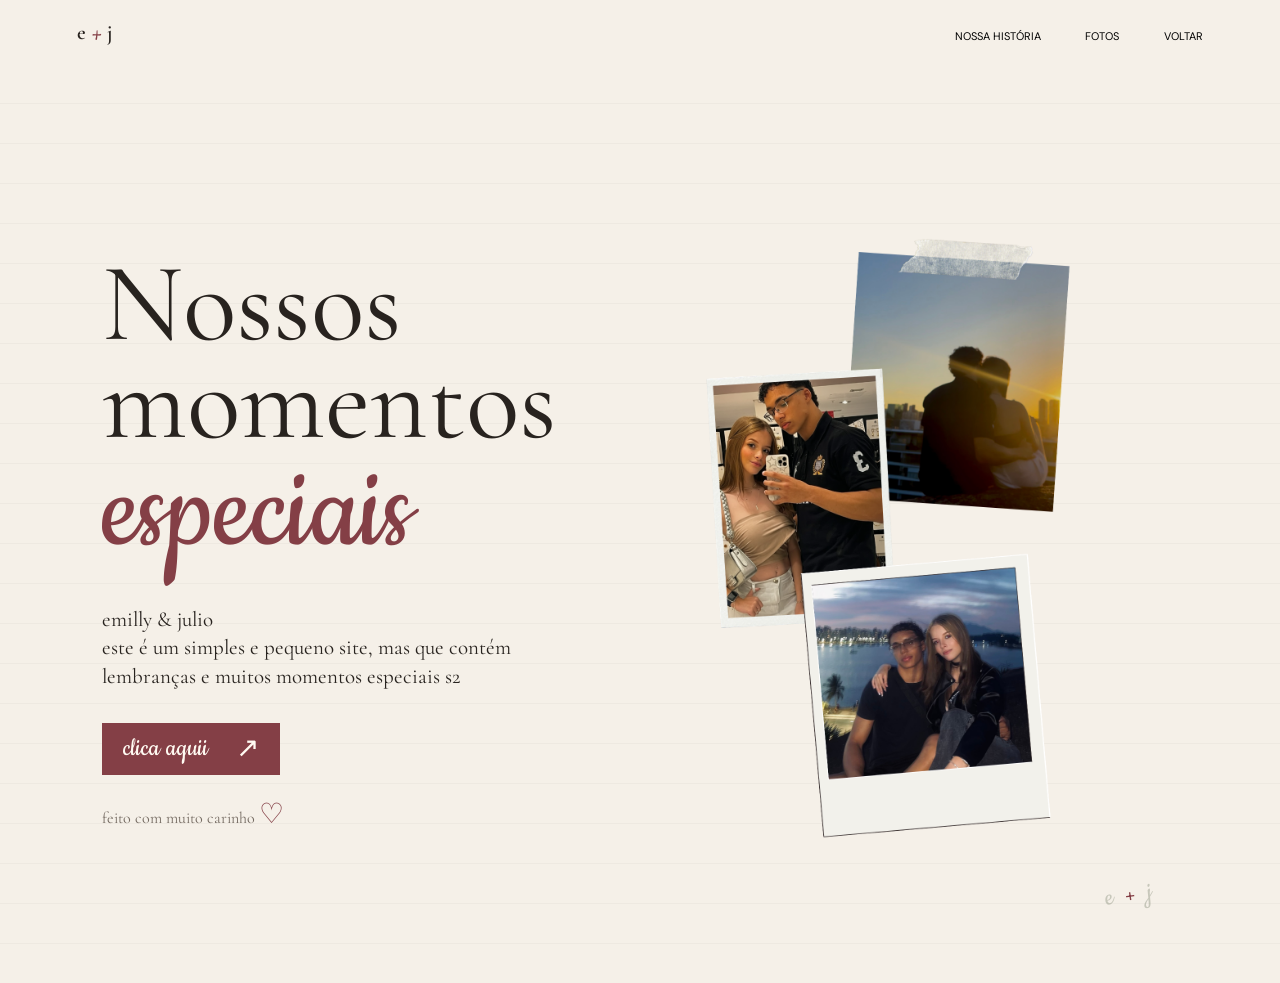
<file: sim ou nao/pagina inicial/index.html>
<!DOCTYPE html>
<html lang="pt-BR">
<head>
    <meta charset="UTF-8">
    <meta name="viewport" content="width=device-width, initial-scale=1.0">
    <title>Emilly &amp; Julio | Nossos momentos</title>
    <link rel="preconnect" href="https://fonts.googleapis.com">
    <link rel="preconnect" href="https://fonts.gstatic.com" crossorigin>
    <link href="https://fonts.googleapis.com/css2?family=Cormorant+Garamond:ital,wght@0,400;0,500;0,600;1,400;1,500&family=DM+Sans:wght@300;400;500&display=swap"
    rel="stylesheet">
    <link href="https://fonts.googleapis.com/css2?family=Cookie&display=swap" rel="stylesheet">
    <link rel="stylesheet" href="style.css">
    <script src="script.js" defer></script>
</head>
<body>
    <main class="hero">
        <header>
            <a id="logo" href="index.html" aria-label="Emilly e Julio, início">e <span>+</span> j</a>
            <nav class="menu">
                <ul id="atalhos" aria-label="Navegação principal">
                    <li id="item-menu"><a href="#momentos" id="abrir-historia">nossa história</a></li>
                    <li id="item-menu"><a href="galeria.html">fotos</a></li>
                    <li id="item-menu"><a href="../simnao.html">voltar</a></li>
                </ul>
            </nav>
        </header>
        <section class="hero-container" id="momentos" aria-labelledby="titulo-inicial">
            <div class="hero-copy">
                <h1 id="titulo-inicial">Nossos momentos <span>especiais</span></h1>
                <p id="info-gerais">emilly &amp; julio<br>este é um simples e pequeno site, mas que contém <br> lembranças e muitos momentos especiais s2 </p>
                <button class="open-gallery" id="abrir-galeria" type="button">
                    <span>clica aquii</span><span aria-hidden="true">↗</span>
                </button>
                <p class="hero-note">feito com muito carinho  <span aria-hidden="true">♡</span></p>
            </div>
            <img class="hero-collage" src="img/colagem1.png" alt="Colagem de fotos de Emilly e Julio juntos">
        </section>
        <div class="hero-mark" aria-hidden="true"><span>e</span><i>+</i><span>j</span></div>
    </main>
    <dialog class="password-dialog" id="dialog-senha" aria-labelledby="titulo-senha">
        <form id="form-senha">
            <button class="dialog-close" type="button" id="fechar-dialog" aria-label="Fechar">×</button>
            <p class="eyebrow">nossas fotos</p>
            <h2 id="titulo-senha">Qual é a senha?</h2>
            <label for="senha">(A data da nossa primeira quadrilha)</label>
            <input id="senha" name="senha" type="text" inputmode="numeric" autocomplete="off" placeholder="DD/MM/AAAA" required>
            <p class="form-error" id="erro-senha" role="alert"></p>
            <button class="submit-password" type="submit">abrir nossas fotos ㅤ♡<span aria-hidden="true">↗</span></button>
        </form>
    </dialog>
</body>
</html>
</file>
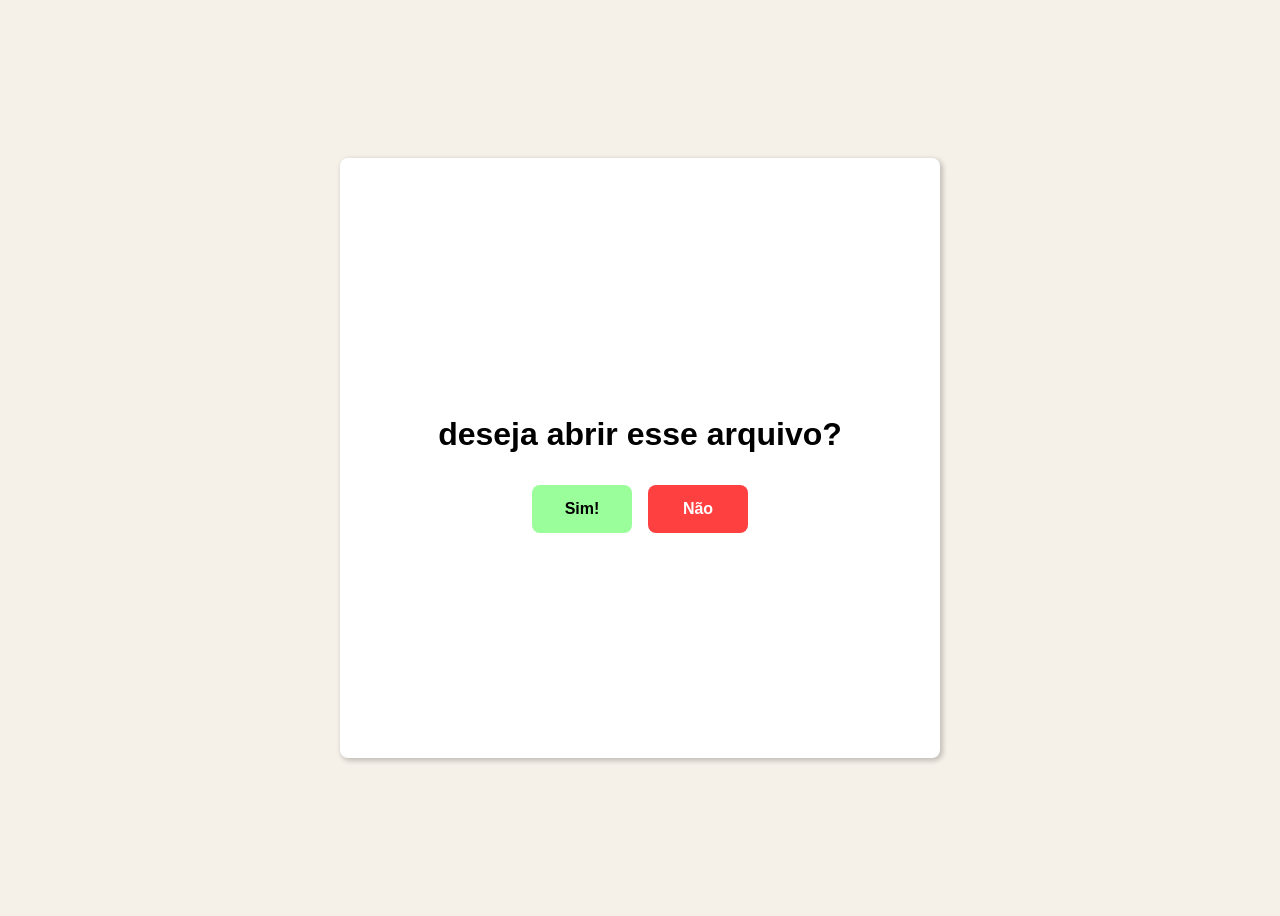
<file: sim ou nao/simnao.html>
<!DOCTYPE html>
<html lang="pt-BR">
  <head>
    <meta charset="UTF-8" />
    <meta name="viewport" content="width=device-width, initial-scale=1.0" />

    <link rel="stylesheet" href="style.css" />
    <title>sim ou não</title>
  </head>
  <body>
    <div class="card" id="card">
      <div class="question" id="question">
        <p>deseja abrir esse arquivo?</p>
        <div class="buttons">
          <a href="../sim ou nao/pagina inicial/index.html">
            <button id="yes" class="btn-yes" >Sim!</button> 
          </a>
          
          <button id="no" class="btn-no">Não</button>
        </div>
      </div>

      <div class="answer" id="answer">
       
      </div>
    </div>
    <script src="script.js"></script>
  </body>
</html>
</file>
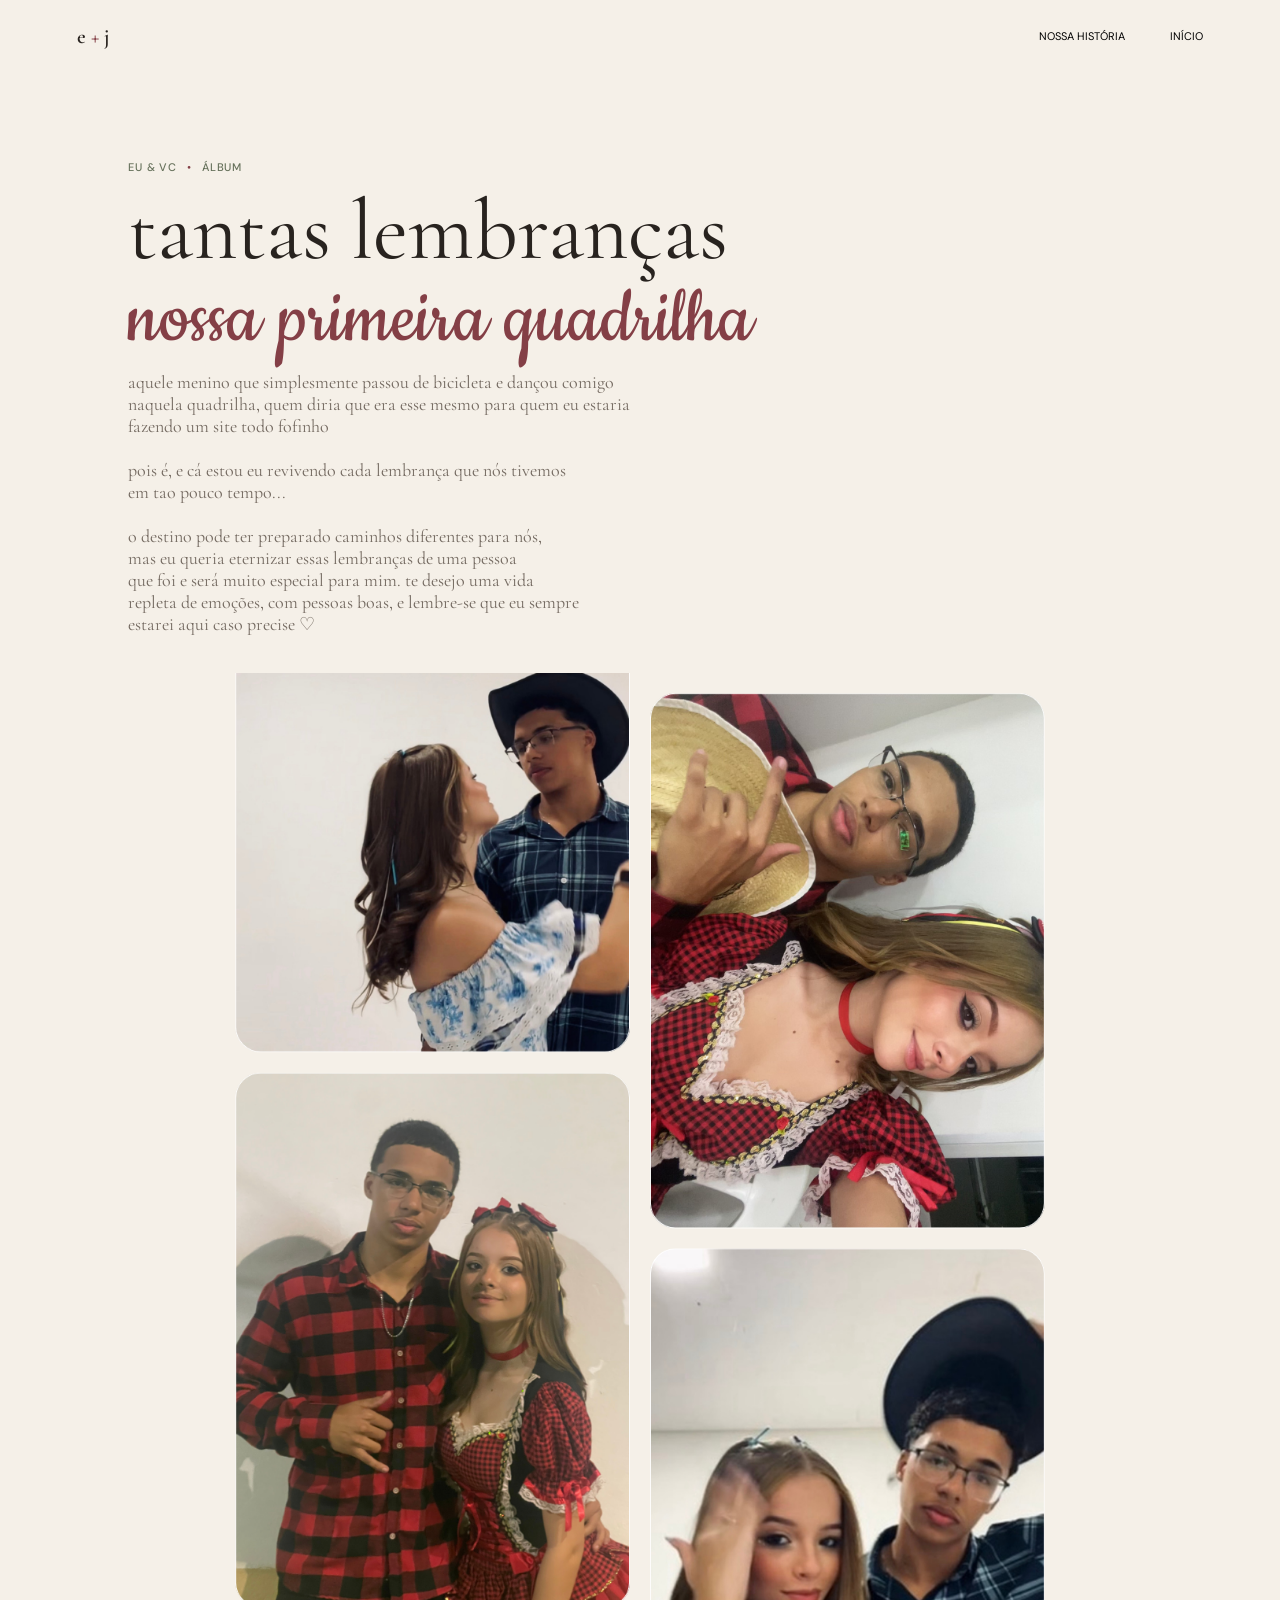
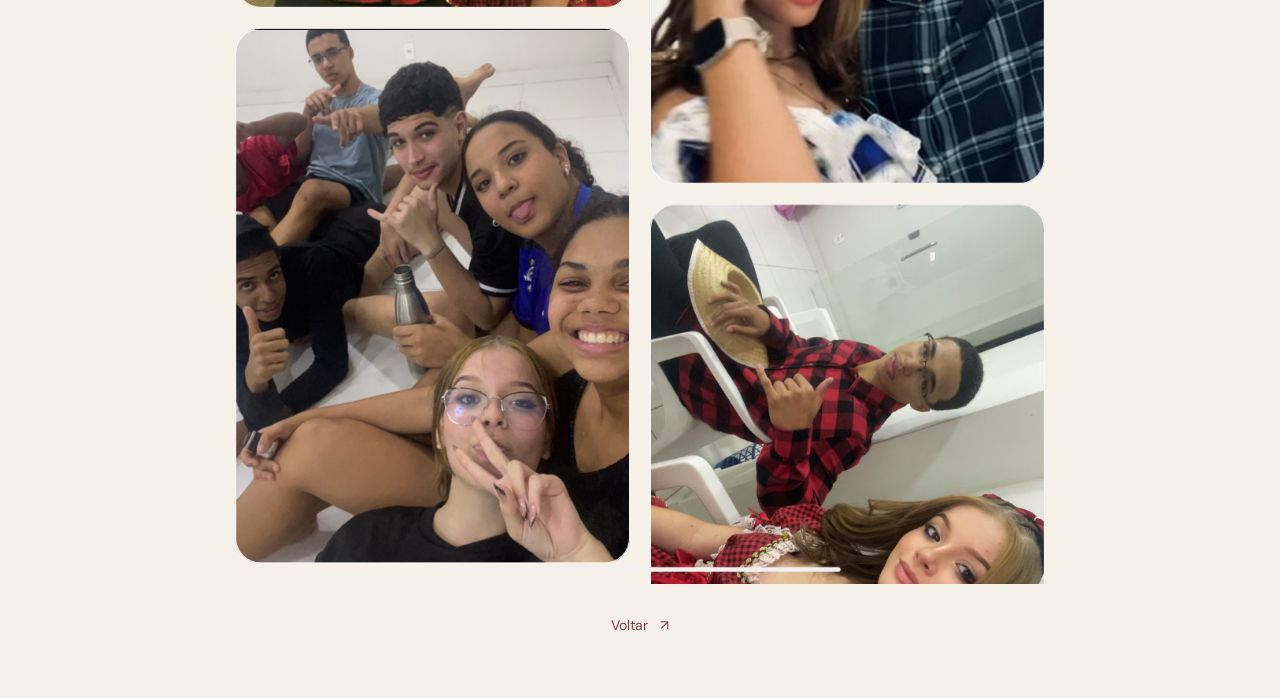
<file: sim ou nao/pagina inicial/fotos.html>
<!DOCTYPE html>
<html lang="pt-BR">
<head>
    <meta charset="UTF-8">
    <meta name="viewport" content="width=device-width, initial-scale=1.0">
    <title>nosso álbum | Emilly &amp; Julio</title>
    <link rel="preconnect" href="https://fonts.googleapis.com">
    <link rel="preconnect" href="https://fonts.gstatic.com" crossorigin>
    <link href="https://fonts.googleapis.com/css2?family=Cookie&family=Cormorant+Garamond:wght@400;500;600&family=DM+Sans:wght@300;400;500&display=swap" rel="stylesheet">
    <link rel="stylesheet" href="style.css">
</head>
<body class="gallery-page collection-page">
    <header>
        <a id="logo" href="index.html" aria-label="Voltar ao início">e <span>+</span> j</a>
        <nav aria-label="Navegação principal">
            <ul id="atalhos">
                <li><a href="galeria.html">nossa história</a></li>
                <li><a href="index.html">início</a></li>
            </ul>
        </nav>
    </header>
    <main>
        <section class="gallery-heading">
            <p class="eyebrow">eu &amp; vc <span>•</span> álbum</p>
            <h1>tantas lembranças<br><span>nossa primeira quadrilha</span></h1>
            <p>aquele menino que simplesmente passou de bicicleta e dançou comigo <br> 
            naquela quadrilha, quem diria que era esse mesmo para quem eu estaria <br>
            fazendo um site todo fofinho <br><br>
            pois é, e cá estou eu revivendo cada lembrança que nós tivemos <br>
            em tao pouco tempo... <br><br>
            o destino pode ter preparado caminhos diferentes para nós, <br>
            mas eu queria eternizar essas lembranças de uma pessoa <br>
            que foi e será muito especial para mim. te desejo uma vida <br>
            repleta de emoções, com pessoas boas, e lembre-se que eu sempre <br>
            estarei aqui caso precise  ♡ </p>

        </section>
        <figure class="collection-wrap">
            <img class="collection-image" src="img/coleçaodefoto.png" alt="Coleção de fotos de Emilly e Julio juntos">
        </figure>
        <p class="gallery-invitation"><a href="galeria.html">Voltar <span aria-hidden="true">↗</span></a></p>
    </main>
</body>
</html>
</file>
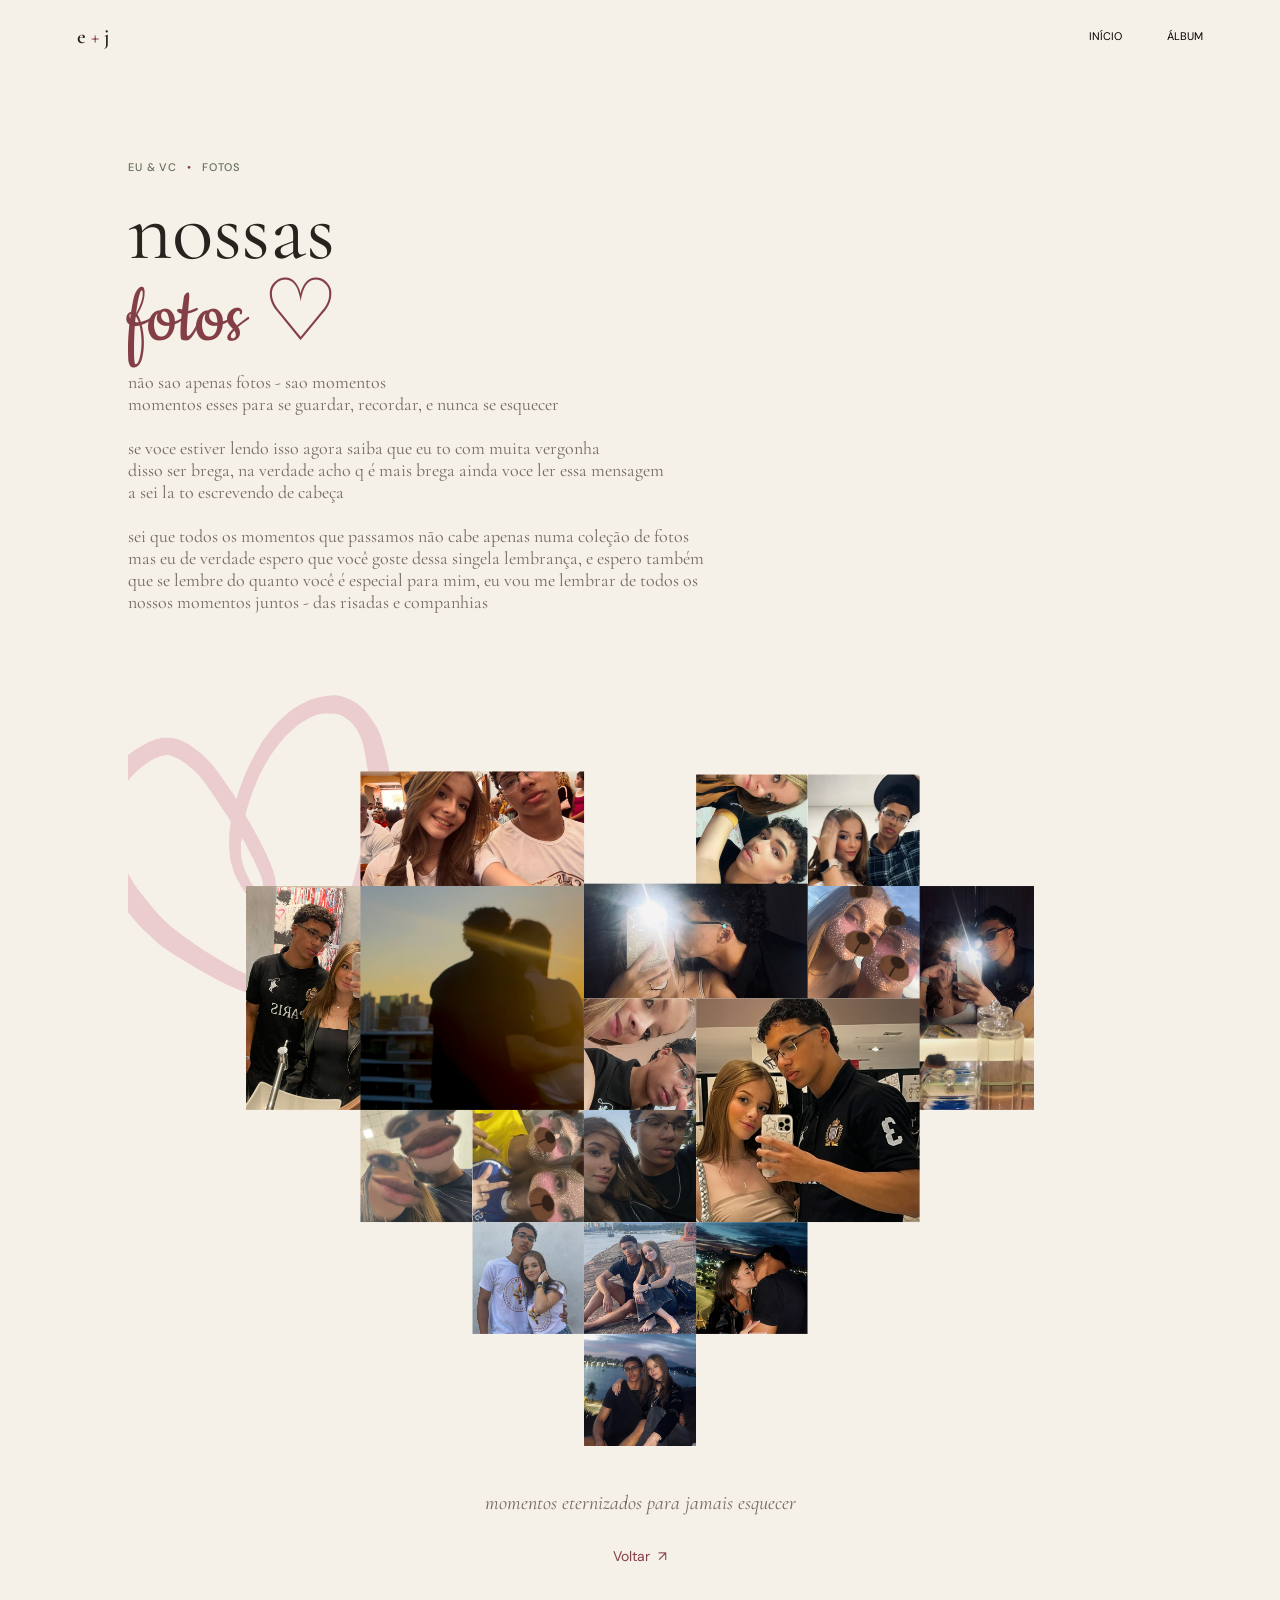
<file: sim ou nao/pagina inicial/galeria.html>
<!DOCTYPE html>
<html lang="pt-BR">
<head>
    <meta charset="UTF-8">
    <meta name="viewport" content="width=device-width, initial-scale=1.0">
    <title>nossa história | Emilly &amp; Julio</title>
    <link rel="preconnect" href="https://fonts.googleapis.com">
    <link rel="preconnect" href="https://fonts.gstatic.com" crossorigin>
    <link href="https://fonts.googleapis.com/css2?family=Cookie&family=Cormorant+Garamond:wght@400;500;600&family=DM+Sans:wght@300;400;500&display=swap" rel="stylesheet">
    <link rel="stylesheet" href="style.css">
</head>
<body class="gallery-page">
    <header>
        <a id="logo" href="index.html" aria-label="Voltar ao início">e <span>+</span> j</a>
        <nav aria-label="Navegação principal">
            <ul id="atalhos">
                <li><a href="index.html">início</a></li>
                <li><a href="fotos.html">álbum</a></li>
            </ul>
        </nav>
    </header>
    <main>
        <section class="gallery-heading">
            <p class="eyebrow">eu &amp; vc <span>•</span> fotos</p>
            <h1>nossas<br><span>fotos ♡ </span></h1>
            <p>não sao apenas fotos - sao momentos <br>
            momentos esses para se guardar, recordar, e nunca se esquecer <br> <br>
            se voce estiver lendo isso agora saiba que eu to com muita vergonha <br>
            disso ser brega, na verdade acho q é mais brega ainda voce ler essa mensagem <br>
            a sei la to escrevendo de cabeça <br> <br>
            sei que todos os momentos que passamos não cabe apenas numa coleção de fotos <br>
            mas eu de verdade espero que você goste dessa singela lembrança, e espero também <br>
            que se lembre do quanto você é especial para mim, eu vou me lembrar de todos os <br>
            nossos momentos juntos - das risadas e companhias</p>
        </section>
        <figure class="montage-wrap">
            <img class="montage-image" src="img/montagemcoracao.png" alt="Montagem em formato de coração com fotos de Emilly e Julio">
            <figcaption>momentos eternizados para jamais esquecer</figcaption>
        </figure>
        <p class="gallery-invitation"><a href="index.html">Voltar<span aria-hidden="true">↗</span></a></p>
    </main>
</body>
</html>
</file>
<file: sim ou nao/pagina inicial/style.css>
/* http://meyerweb.com/eric/tools/css/reset/ 
   v2.0 | 20110126
   License: none (public domain)
*/

html, body, div, span, applet, object, iframe,
h1, h2, h3, h4, h5, h6, p, blockquote, pre,
a, abbr, acronym, address, big, cite, code,
del, dfn, em, img, ins, kbd, q, s, samp,
small, strike, strong, sub, sup, tt, var,
b, u, i, center,
dl, dt, dd, ol, ul, li,
fieldset, form, label, legend,
table, caption, tbody, tfoot, thead, tr, th, td,
article, aside, canvas, details, embed, 
figure, figcaption, footer, header, hgroup, 
menu, nav, output, ruby, section, summary,
time, mark, audio, video {
	margin: 0;
	padding: 0;
	border: 0;
	font-size: 100%;
	font: inherit;
	vertical-align: baseline;
}
/* HTML5 display-role reset for older browsers */
article, aside, details, figcaption, figure, 
footer, header, hgroup, menu, nav, section {
	display: block;
}
body {
	line-height: 1;
    background-color: #575552;
}
ol, ul {
	list-style: none;
}
blockquote, q {
	quotes: none;
}
blockquote:before, blockquote:after,
q:before, q:after {
	content: '';
	content: none;
}
table {
	border-collapse: collapse;
	border-spacing: 0;
}

body {
  font-family: "DM Sans", Arial, sans-serif;
  margin: 0;
}

header {
    background-color: #F5F0E8;
    padding: 12px;
    height: 38px;
    display: flex;
    justify-content: space-between;
    align-items: center;
}

.header {
    display: flex;
    align-items: center;
    height: 100%;
}

#atalhos {
    display: flex;
    align-items: center;
    gap: 38px;
    color: #27211e;
    font-family: "DM Sans", Arial, sans-serif;
    font-size: 11px;
    letter-spacing: 0.15em;
    text-decoration: none;
    text-transform: uppercase;
    list-style-type: none;
    
}

#logo {
    display: flex;
    align-items: left;
    color: #27211e;
    font-family: "Cormorant Garamond", Georgia, 'Times New Roman', Times, serif ;
    font-size: 21px;
    font-weight: 600;
    line-height: 1;
    letter-spacing: 0.12em;
    text-decoration: none;


}   

a{
    text-decoration: none;
    color: black;
}

.container {
    width: calc(100% - (var(--espaco-lateral) * 2));
    max-width: var(--largura-container);
    margin-inline: auto;
}

.hero {
    position: relative;
    min-height: 720px;
    height: 100vh;
    overflow: hidden;
    color: white;
    background: linear-gradient(
    90deg,
    rgba(24, 17, 14, 0.68) 0%,
    rgba(24, 17, 14, 0.25) 60%,
    rgba(24, 17, 14, 0.1) 100%) ;


}

.hero-container {
    align-items: center;
    height: 300px;
    padding: 10px;
  
}

.hero h2 {
    margin: 0;
    font-family: "Cormorant Garamond", Georgia, serif;
    font-size: clamp(56px, 7vw, 108px);
    font-weight: 500;
    line-height: 0.83;
    letter-spacing: -0.045em;
  
}

#ej {
    display: flex ;
    flex-direction: column;
    margin: 35px 0 40px;
    
}

#info-gerais {
    margin: 35px 0 40px;
    font-family: "Cormorant Garamond", Georgia, serif;
    font-size: 17px;
    line-height: 1.6;
}

.hero span {
    font-family: "Cookie", cursive;
    font-weight: 200;
    font-style: normal;
    font-size: 28px;
}

button {
    display: flex;
    align-items: center;
    justify-content: center;
    border: 1px solid rgba(255, 255, 255, 0.5);
    padding: 4px;
    width: 100px;
    height: 30px;
    font-size: 30px;
    cursor: pointer;
}

body {
  --papel: #f5f0e8;
  --tinta: #28231f;
  --vinho: #843f46;
  --oliva: #66715b;
  color: var(--tinta);
}

header {
    box-sizing: border-box;
    position: relative;
    z-index: 1;
    min-height: 72px;
    height: auto;
    padding: 0 clamp(22px, 6vw, 88px);
}

#atalhos {
    gap: clamp(16px, 3.5vw, 48px);
    color: var(--tinta);
    letter-spacing: 0;
}

#logo {
    color: var(--tinta);
    letter-spacing: 0;
}

#logo span {
    color: var(--vinho);
    margin: 0 5px;
}

.hero {
    box-sizing: border-box;
    min-height: 100vh;
    min-height: 100svh;
    height: auto;
    color: var(--tinta);
    background-color: var(--papel);
    background-image: repeating-linear-gradient(0deg, transparent 0 39px, rgba(40, 35, 31, 0.035) 39px 40px);
}

.hero-container {
    box-sizing: border-box;
    min-height: calc(100svh - 72px);
    height: auto;
    padding: clamp(40px, 7vh, 90px) clamp(24px, 8vw, 120px);
    display: grid;
    grid-template-columns: minmax(0, 0.85fr) minmax(260px, 1.15fr);
    align-items: center;
    gap: clamp(24px, 5vw, 72px);
    justify-content: center;
    position: relative;
    z-index: 1;
}

.hero-copy {
    min-width: 0;
}

.hero-collage {
    display: block;
    width: 100%;
    max-width: 560px;
    max-height: calc(100svh - 115px);
    height: auto;
    object-fit: contain;
    justify-self: center;
}

.eyebrow {
    color: var(--oliva);
    font-size: 11px;
    font-weight: 500;
    letter-spacing: 0.08em;
    text-transform: uppercase;
}

.eyebrow span {
    color: var(--vinho);
    padding: 0 6px;
}

.hero h1 {
    max-width: 850px;
    margin: 32px 0 0;
    font: 400 clamp(58px, 8.7vw, 124px)/0.88 "Cormorant Garamond", Georgia, serif;
}

.hero h1 span {
    display: block;
    color: var(--vinho);
    font: 400 1.18em/0.95 "Cookie", cursive;
}

#info-gerais {
    max-width: 420px;
    margin: 30px 0 32px;
    font: 21px/1.35 "Cormorant Garamond", Georgia, serif;
}

.open-gallery, .submit-password {
    box-sizing: border-box;
    min-height: 52px;
    width: auto;
    height: auto;
    border: 0;
    padding: 0 21px;
    display: inline-flex;
    align-items: center;
    justify-content: space-between;
    gap: 28px;
    background: var(--vinho);
    color: #fffaf2;
    font: 500 13px "DM Sans", Arial, sans-serif;
    cursor: pointer;
    transition: background-color 160ms ease, transform 160ms ease;
}

.open-gallery:hover, .submit-password:hover {
    background: #69343a;
    transform: translateY(-2px);
}

.hero-note {
    margin-top: 22px;
    color: #746a61;
    font: 16px "Cormorant Garamond", Georgia, serif;
}

.hero-note span {
    color: var(--vinho);
}

.hero-mark {
    position: absolute;
    right: clamp(28px, 10vw, 150px);
    bottom: clamp(34px, 8vh, 100px);
    display: flex;
    align-items: center;
    gap: 12px;
    color: rgba(102, 113, 91, 0.32);
    font: 400 clamp(36px, 5vw, 68px) "Cormorant Garamond", Georgia, serif;
    transform: rotate(-8deg);
}

.hero-mark i {
    color: var(--vinho);
    font: normal 18px "DM Sans", Arial, sans-serif;
}

.password-dialog {
    box-sizing: border-box;
    width: min(430px, calc(100% - 40px));
    border: 1px solid rgba(40, 35, 31, 0.14);
    padding: 38px;
    color: var(--tinta);
    background: var(--papel);
}

.password-dialog::backdrop {
    background: rgba(31, 27, 25, 0.58);
    backdrop-filter: blur(3px);
}

.password-dialog form {
    display: flex;
    flex-direction: column;
    align-items: flex-start;
}

.dialog-close {
    align-self: flex-end;
    width: auto;
    height: auto;
    border: 0;
    padding: 0;
    background: none;
    color: var(--tinta);
    font: 300 27px "DM Sans", Arial, sans-serif;
    cursor: pointer;
}

.password-dialog h2 {
    margin: 19px 0 24px;
    font: 400 36px/1.05 "Cormorant Garamond", Georgia, serif;
}

.password-dialog label {
    margin-bottom: 9px;
    font-size: 12px;
}

.password-dialog input {
    box-sizing: border-box;
    width: 100%;
    min-height: 48px;
    border: 1px solid #c8bdb0;
    border-radius: 0;
    padding: 0 12px;
    background: #fffdf9;
    color: var(--tinta);
    font: 14px "DM Sans", Arial, sans-serif;
}

.password-dialog input:focus-visible, button:focus-visible, a:focus-visible {
    outline: 2px solid var(--oliva);
    outline-offset: 3px;
}

.form-error {
    min-height: 18px;
    margin: 8px 0 12px;
    color: #a12f35;
    font-size: 12px;
}

.submit-password {
    width: 100%;
}

.gallery-page {
    min-height: 100vh;
    background: var(--papel);
}

.gallery-heading {
    padding: clamp(54px, 10vh, 110px) clamp(24px, 10vw, 150px) 38px;
}

.gallery-heading h1 {
    margin: 18px 0 10px;
    font: 400 clamp(48px, 7vw, 86px)/0.95 "Cormorant Garamond", Georgia, serif;
}

.gallery-heading h1 span {
    color: var(--vinho);
    font-family: "Cookie", cursive;
}

.gallery-heading p:last-child {
    color: #746a61;
    font: 18px "Cormorant Garamond", Georgia, serif;
}

.gallery-grid {
    padding: 0 clamp(24px, 10vw, 150px) 72px;
    display: grid;
    grid-template-columns: repeat(3, minmax(0, 1fr));
    gap: 14px;
}

.gallery-photo {
    margin: 0;
    aspect-ratio: 4 / 3;
    overflow: hidden;
    background: #e5ded2;
}

.gallery-photo img {
    display: block;
    width: 100%;
    height: 100%;
    object-fit: cover;
}

.gallery-empty {
    grid-column: 1 / -1;
    border-top: 1px solid #c8bdb0;
    padding: 30px 0;
    color: #746a61;
    font: 19px "Cormorant Garamond", Georgia, serif;
}

.montage-wrap,
.collection-wrap {
    margin: 0 clamp(24px, 10vw, 150px);
}

.montage-image {
    display: block;
    width: min(100%, 1050px);
    height: auto;
    margin-inline: auto;
}

.montage-wrap figcaption {
    margin-top: 20px;
    color: #746a61;
    text-align: center;
    font: italic 20px "Cormorant Garamond", Georgia, serif;
}

.collection-image {
    display: block;
    width: min(100%, 850px);
    height: auto;
    margin-inline: auto;
}

.gallery-invitation {
    padding: 32px 24px 64px;
    text-align: center;
    font: 14px "DM Sans", Arial, sans-serif;
}

.gallery-invitation a {
    color: var(--vinho);
}

.gallery-invitation span {
    padding-left: 8px;
}

@media (max-width: 600px) {
    header {
        min-height: 64px;
        padding-inline: 20px;
    }

    #atalhos {
        gap: 14px;
        font-size: 9px;
    }

    .hero-container {
        min-height: calc(100svh - 64px);
        grid-template-columns: minmax(0, 1fr);
        gap: 18px;
        padding: 48px 26px 100px;
    }

    .hero h1 {
        font-size: clamp(52px, 13vw, 76px);
    }

    .hero-collage {
        width: min(100%, 360px);
        max-height: 55svh;
    }

    .eyebrow {
        max-width: 260px;
        line-height: 1.6;
    }

    .hero-mark {
        right: 30px;
        bottom: 35px;
    }

    .password-dialog {
        padding: 28px 24px;
    }

    .gallery-grid {
        grid-template-columns: repeat(2, minmax(0, 1fr));
        padding-inline: 20px;
    }

    .gallery-heading {
        padding-inline: 24px;
    }

    .montage-wrap,
    .collection-wrap {
        margin-inline: 20px;
    }
}
</file>
<file: sim ou nao/style.css>
body {
    display: flex;
    align-items: center;
    justify-content: center;
    height: 100vh;
    
    background-color: #F5F0E8;
;
}

.card {
    display: flex;
    justify-content: center;
    align-items: center;
    flex-direction: column;

    height: 600px;
    width: 600px;

    background-color: #fff;
    border-radius: 8px;
    box-shadow: 2px 2px 5px 1px rgba(0, 0, 0, 0.2);
}

.card > .question p {
    font-size: 32px;
    font-family: sans-serif;
    font-weight: 600;
}

.buttons {
    display: flex;
    align-items: center;
    justify-content: center;
    gap: 16px;
    transition: all .2s;
}

.btn-yes, .btn-no {
    height: 48px;
    width: 100px;

    border: none;
    border-radius: 8px;
    font-size: 16px;
    font-weight: bold;
    cursor: pointer;
    transition: all .2s;
}

.btn-yes {
    background-color: #9AFF9A;
    transition: all .2s;
}

.btn-no {
    background-color: #FF4040;
    color: #fff;
}

.answer {
    display: none;
}

.answer > p { 

    font-size: 48px;
    font-family: sans-serif;
    font-weight: bold;
    color: #FF6EB4;
    text-shadow: 1px 1px #000;
}

@media (width < 768px) {
    .card {
        width: 300px;
        height: 300px;
    }

    .card > .question p {
    font-size: 16px;
    font-family: sans-serif;
    font-weight: 600;
}
}
</file>
